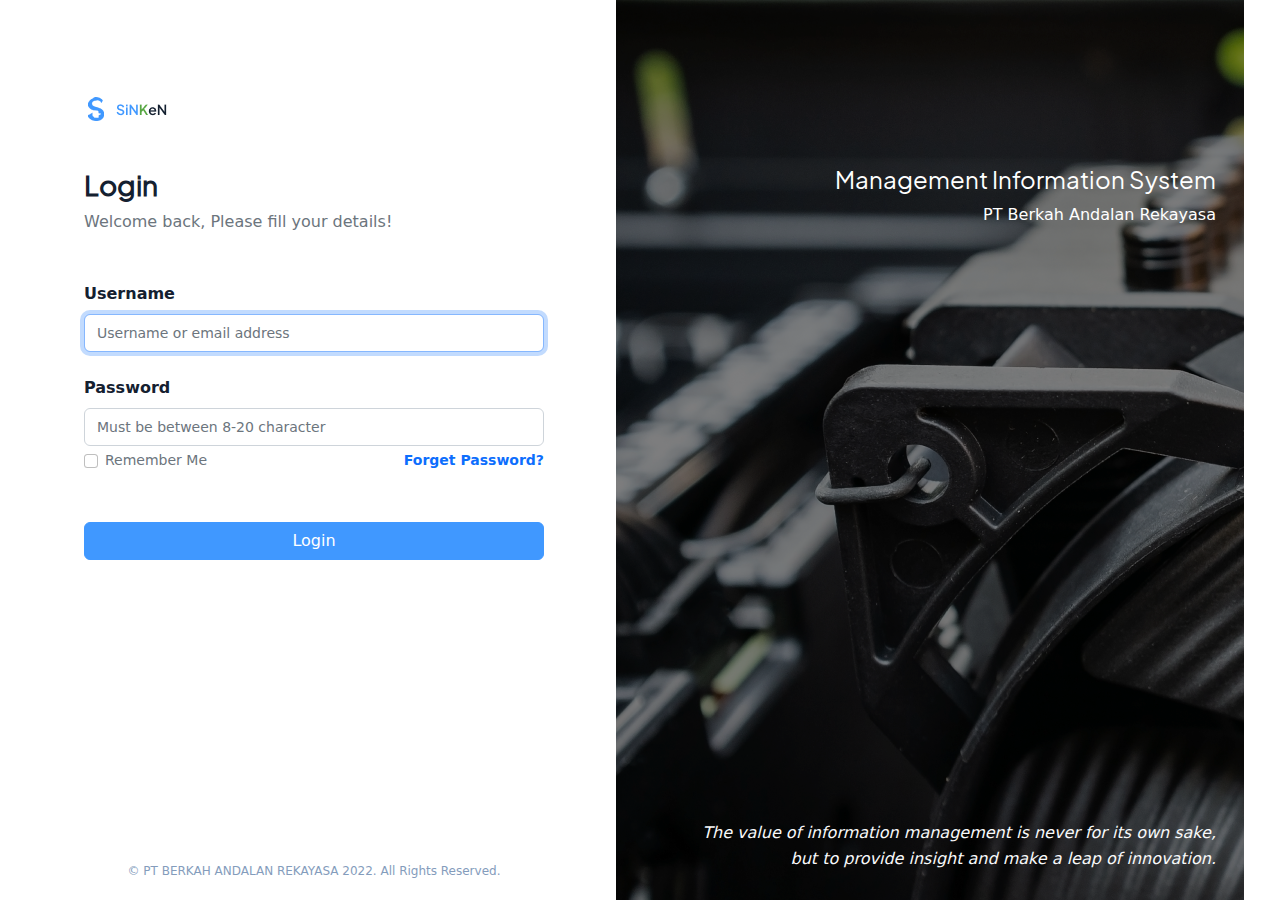
<file: login.html>
<!DOCTYPE html>
<html lang="en">

<head>
  <meta charset="UTF-8">
  <meta http-equiv="X-UA-Compatible" content="IE=edge">
  <meta name="viewport" content="width=device-width, initial-scale=1.0">
  <title>Login</title>

  <!-- Vendor CSS Files -->
  <link rel="stylesheet" href="assets/vendor/bootstrap/css/bootstrap.min.css">
  <link rel="stylesheet" href="assets/vendor/bootstrap-icons/bootstrap-icons.css">

  <!-- Template Main CSS File -->
  <link href="assets/css/style.css" rel="stylesheet">
</head>

<body style="background-color: #FFFFFF;">

  <section class="h-100 gradient-form">

    <div class="container-fluid me-0">

      <div class="row g-0 vh-100">
        <div class="col-lg-6 justify-content-between row">
          <div class="card-body p-md-5 mx-md-4">

            <div class="text-start mb-5 mt-5">
              <img src="assets/img/logo.png" alt="logo">
            </div>

            <form class="mt-5">
              <div class="mb-5 mt-5">
                <h3 class="fw-bold">Login</h3>
                <p class="text-secondary">Welcome back, Please fill your details!</p>
              </div>

              <div class="form-outline mb-4">
                <label class="form-label fw-bold">Username</label>
                <input type="email" id="form2Example11" class="form-control" placeholder="Username or email address" autofocus />
              </div>

              <div class="form-outline">
                <label class="form-label fw-bold">Password</label>
                <input placeholder="Must be between 8-20 character" type="password" id="form2Example22"
                  class="form-control" />
              </div>

              <div class="mb-5 form-check mt-1" style="font-size: 14px;">
                <input type="checkbox" class="form-check-input" id="exampleCheck1">
                <label class="form-check-label text-muted" for="exampleCheck1">Remember Me</label>
                <a class="float-end text-primary fw-bold" href="">Forget Password?</a>
              </div>
              <a href="./index.html" type="submit" class="btn btn-blue btn-primary w-100">Login</a>

            </form>

          </div>
          <p class="login-footer text-center">© PT BERKAH ANDALAN REKAYASA 2022. All Rights Reserved.</p>
        </div>
        <div class="col-lg-6 gradient-custom-2"></div>
        <div class="text-white text-overlay-1 d-none d-xs-none d-sm-none d-md-block">
          <h4 class="mb-2 text-end mt-5 d-none d-xs-none d-sm-none d-md-block">Management Information System</h4>
          <p class="text-end d-none d-xs-none d-sm-none d-md-block">PT Berkah Andalan Rekayasa</p>
        </div>
        <div class="text-white text-overlay-2 d-none d-xs-none d-sm-none d-md-block">
          <p class="login-footer-2 text-light text-end d-none d-xs-none d-sm-none d-md-block">The value of information management is never for its own sake,
            <br>
            but to provide insight and make a leap of innovation.</p>
        </div>
      </div>

    </div>

  </section>


  <!-- Vendor JS Files -->
  <script src="https://code.jquery.com/jquery-3.7.0.min.js"
    integrity="sha256-2Pmvv0kuTBOenSvLm6bvfBSSHrUJ+3A7x6P5Ebd07/g=" crossorigin="anonymous"></script>
  <script src="assets/vendor/bootstrap/js/bootstrap.bundle.min.js"></script>
  <script src="https://cdn.datatables.net/v/bs5/dt-1.13.4/datatables.min.js"></script>
  <script>
    $(document).ready(function () {
      $('#example').DataTable({
        searching: false,
      });

      $('#example2').DataTable({
        searching: false,
      });
    });
  </script>
  <!-- Template Main JS File -->
  <script src="assets/js/main.js"></script>
</body>

</html>
</file>
<file: assets/css/style.css>
/*--------------------------------------------------------------
# General
--------------------------------------------------------------*/
:root {
  scroll-behavior: smooth;
}

@font-face {
  font-family: 'Jakarta Sans';
  src: url('../../assets/font/PlusJakartaSans-Regular.ttf') format('truetype');
}

body {
  background: #F1F5FA;
  color: #142030;
}

a {
  color: #4154f1;
  text-decoration: none;
}

a:hover {
  color: #717ff5;
  text-decoration: none;
}

h1,
h2,
h3,
h4,
h5,
h6 {
  font-family: "Jakarta Sans", sans-serif;
}

/* Button light blue */
.btn.btn-light-blue {
  --bs-btn-color: #fff;
  --bs-btn-bg: #4098FF;
  --bs-btn-border-color: #4098FF;
  --bs-btn-hover-color: #fff;
  --bs-btn-hover-bg: #0b5ed7;
  --bs-btn-hover-border-color: #4098FF;
  --bs-btn-focus-shadow-rgb: 49, 132, 253;
  --bs-btn-active-color: #fff;
  --bs-btn-active-bg: #0a58ca;
  --bs-btn-active-border-color: #0a53be;
  --bs-btn-active-shadow: inset 0 3px 5px rgba(0, 0, 0, 0.125);
  --bs-btn-disabled-color: #fff;
  --bs-btn-disabled-bg: #0d6efd;
  --bs-btn-disabled-border-color: #4098FF;
}

/* Bg Color */
.bg-light-green {
  background-color: #CBE4C5;
  color: #394E69;
  font-size: 12px;
}

.bg-light-red {
  background-color: #FEC8CB;
  color: #394E69;
  font-size: 12px;
}

.bg-light-orange {
  background-color: #F9D4C8;
  color: #394E69;
  font-size: 12px;
}

.bg-light-warning {
  background-color: #FAE4C5;
  color: #394E69;
  font-size: 12px;
}

.btn-blue {
  background-color: #4098FF;
  color: white;
  border-color: #4098FF;
}

/*--------------------------------------------------------------
# Datatable
--------------------------------------------------------------*/

.dataTables_wrapper {
  font-family: 'Jakarta Sans', sans-serif;
}

.dataTables_wrapper td,
.dataTables_wrapper th {
  font-size: 12px;
}

.dataTables_wrapper table.dataTable td {
  vertical-align: middle;
}

.dataTables_wrapper thead th {
  padding-top: 15px;
  padding-bottom: 15px;
}

.dataTables_wrapper .dataTables_length,
.dataTables_wrapper .dataTables_length .form-select,
.dataTables_wrapper .dataTables_filter,
.dataTables_wrapper .dataTables_info,
.dataTables_wrapper .dataTables_paginate {
  font-size: 12px;
}

.dataTables_wrapper .dataTables_paginate .paginate_button .page-link {
  font-size: 12px;
}

/*--------------------------------------------------------------
# Main
--------------------------------------------------------------*/
#main {
  margin-top: 60px;
  /* padding: 20px 30px; */
  transition: all 0.3s;
}

@media (max-width: 1199px) {
  #main {
    padding: 20px;
  }
}

/*--------------------------------------------------------------
# Page Title
--------------------------------------------------------------*/
.pagetitle {
  padding: 20px 30px;
  margin-bottom: 10px;
}

.pagetitle h1 {
  font-size: 24px;
  margin-bottom: 0;
  font-weight: 600;
  color: #012970;
}

/*--------------------------------------------------------------
# Back to top button
--------------------------------------------------------------*/
.back-to-top {
  position: fixed;
  visibility: hidden;
  opacity: 0;
  right: 15px;
  bottom: 15px;
  z-index: 99999;
  background: #4154f1;
  width: 40px;
  height: 40px;
  border-radius: 4px;
  transition: all 0.4s;
}

.back-to-top i {
  font-size: 24px;
  color: #fff;
  line-height: 0;
}

.back-to-top:hover {
  background: #6776f4;
  color: #fff;
}

.back-to-top.active {
  visibility: visible;
  opacity: 1;
}

/*--------------------------------------------------------------
# Override some default Bootstrap stylings
--------------------------------------------------------------*/
/* Dropdown menus */
.dropdown-menu {
  border-radius: 4px;
  padding: 10px 0;
  -webkit-animation-name: dropdown-animate;
  animation-name: dropdown-animate;
  -webkit-animation-duration: 0.2s;
  animation-duration: 0.2s;
  -webkit-animation-fill-mode: both;
  animation-fill-mode: both;
  border: 0;
  box-shadow: 0 5px 30px 0 rgba(82, 63, 105, 0.2);
}

.dropdown-menu .dropdown-header,
.dropdown-menu .dropdown-footer {
  text-align: center;
  font-size: 15px;
  padding: 10px 25px;
}

.dropdown-menu .dropdown-footer a {
  color: #444444;
  text-decoration: underline;
}

.dropdown-menu .dropdown-footer a:hover {
  text-decoration: none;
}

.dropdown-menu .dropdown-divider {
  color: #a5c5fe;
  margin: 0;
}

.dropdown-menu .dropdown-item {
  font-size: 14px;
  padding: 10px 15px;
  transition: 0.3s;
}

.dropdown-menu .dropdown-item i {
  margin-right: 10px;
  font-size: 18px;
  line-height: 0;
}

.dropdown-menu .dropdown-item:hover {
  background-color: #f6f9ff;
}

@media (min-width: 768px) {
  .dropdown-menu-arrow::before {
    content: "";
    width: 13px;
    height: 13px;
    background: #fff;
    position: absolute;
    top: -7px;
    right: 20px;
    transform: rotate(45deg);
    border-top: 1px solid #eaedf1;
    border-left: 1px solid #eaedf1;
  }
}

@-webkit-keyframes dropdown-animate {
  0% {
    opacity: 0;
  }

  100% {
    opacity: 1;
  }

  0% {
    opacity: 0;
  }
}

@keyframes dropdown-animate {
  0% {
    opacity: 0;
  }

  100% {
    opacity: 1;
  }

  0% {
    opacity: 0;
  }
}

/* Card */
.card {
  margin-bottom: 30px;
  border: none;
  border-radius: 5px;
  box-shadow: 0px 0 30px rgba(1, 41, 112, 0.1);
}

.card-header,
.card-footer {
  border-color: #ebeef4;
  background-color: #fff;
  color: #798eb3;
  padding: 15px;
}

.card-title {
  padding: 20px 0 15px 0;
  font-size: 18px;
  font-weight: 500;
  color: #142030;
  font-family: "Jakarta Sans", sans-serif;
}

.card-title span {
  color: #899bbd;
  font-size: 14px;
  font-weight: 400;
}

.card-body {
  padding: 0 30px 20px 30px;
}

.card-img-overlay {
  background-color: rgba(255, 255, 255, 0.6);
}

/* Alerts */
.alert-heading {
  font-weight: 500;
  font-family: "Jakarta Sans", sans-serif;
  font-size: 20px;
}

/* Close Button */
.btn-close {
  background-size: 25%;
}

.btn-close:focus {
  outline: 0;
  box-shadow: none;
}

/* Accordion */
.accordion-item {
  border: 1px solid #ebeef4;
}

.accordion-button:focus {
  outline: 0;
  box-shadow: none;
}

.accordion-button:not(.collapsed) {
  color: #012970;
  background-color: #f6f9ff;
}

.accordion-flush .accordion-button {
  padding: 15px 0;
  background: none;
  border: 0;
}

.accordion-flush .accordion-button:not(.collapsed) {
  box-shadow: none;
  color: #4154f1;
}

.accordion-flush .accordion-body {
  padding: 0 0 15px 0;
  color: #3e4f6f;
  font-size: 15px;
}

/*--------------------------------------------------------------
# Header
--------------------------------------------------------------*/
.logo {
  line-height: 1;
}

@media (min-width: 1200px) {
  .logo {
    width: 280px;
  }
}

.logo img {
  max-height: 26px;
  margin-right: 6px;
}

.logo span {
  font-size: 26px;
  font-weight: 700;
  color: #012970;
  font-family: "Jakarta Sans", sans-serif;
}

.header {
  transition: all 0.5s;
  z-index: 997;
  height: 60px;
  /* box-shadow: 0px 2px 20px rgba(1, 41, 112, 0.1); */
  background-color: #fff;
  /* padding-left: 20px; */
}

.header .toggle-sidebar-btn {
  font-size: 32px;
  padding-left: 10px;
  cursor: pointer;
  color: #012970;
}

.header .search-bar {
  min-width: 360px;
  padding: 0 20px;
}

@media (max-width: 1199px) {
  .header .search-bar {
    position: fixed;
    top: 50px;
    left: 0;
    right: 0;
    padding: 20px;
    box-shadow: 0px 0px 15px 0px rgba(1, 41, 112, 0.1);
    background: white;
    z-index: 9999;
    transition: 0.3s;
    visibility: hidden;
    opacity: 0;
  }

  .header .search-bar-show {
    top: 60px;
    visibility: visible;
    opacity: 1;
  }
}

.header .search-form {
  width: 100%;
}

.header .search-form input {
  background: #FFFFFF;
  border: 1px solid #D4DCE7;
  border-radius: 4px;
  height: 42px;
  transition: 0.3s;
  min-width: 335px;
}

::placeholder {
  font-size: 14px;
}

.input-with-icon {
  position: relative;
  display: inline-block;
}

.input-with-icon input[type="text"] {
  padding-left: 30px;
}

.input-with-icon .icon-placeholder {
  position: absolute;
  top: 50%;
  left: 8px;
  transform: translateY(-50%);
  color: #999;
}

.input-with-icon .img-placeholder {
  position: relative;
  left: -75px;
}

.header .search-form input:focus,
.header .search-form input:hover {
  outline: none;
  box-shadow: 0 0 10px 0 rgba(1, 41, 112, 0.15);
  border: 1px solid rgba(1, 41, 112, 0.3);
}

.header .search-form button {
  border: 0;
  padding: 0;
  margin-left: -30px;
  background: none;
}

.header .search-form button i {
  color: #012970;
}

/*--------------------------------------------------------------
# Header Nav
--------------------------------------------------------------*/
.header-nav ul {
  list-style: none;
}

.header-nav>ul {
  margin: 0;
  padding: 0;
}

.header-nav .nav-icon {
  font-size: 22px;
  color: #012970;
  margin-right: 25px;
  position: relative;
}

.header-nav .nav-profile {
  color: #012970;
}

.header-nav .nav-profile img {
  max-height: 36px;
}

.header-nav .nav-profile span {
  font-size: 14px;
  font-weight: 600;
}

.header-nav .profile {
  min-width: 240px;
  padding-bottom: 0;
  top: 8px !important;
}

.header-nav .profile .dropdown-header h6 {
  font-size: 18px;
  margin-bottom: 0;
  font-weight: 600;
  color: #444444;
}

.header-nav .profile .dropdown-header span {
  font-size: 14px;
}

.header-nav .profile .dropdown-item {
  font-size: 14px;
  padding: 10px 15px;
  transition: 0.3s;
}

.header-nav .profile .dropdown-item i {
  margin-right: 10px;
  font-size: 18px;
  line-height: 0;
}

.header-nav .profile .dropdown-item:hover {
  background-color: #f6f9ff;
}

/*--------------------------------------------------------------
# Sidebar
--------------------------------------------------------------*/
.sidebar {
  position: fixed;
  top: 60px;
  left: 0;
  bottom: 0;
  width: 300px;
  z-index: 996;
  transition: all 0.3s;
  padding: 20px;
  overflow-y: auto;
  scrollbar-width: thin;
  scrollbar-color: #aab7cf transparent;
  box-shadow: 0px 0px 20px rgba(1, 41, 112, 0.1);
  background-color: #fff;
}

@media (max-width: 1199px) {
  .sidebar {
    left: -300px;
  }
}

.sidebar::-webkit-scrollbar {
  width: 5px;
  height: 8px;
  background-color: #fff;
}

.sidebar::-webkit-scrollbar-thumb {
  background-color: #aab7cf;
}

@media (min-width: 1200px) {

  #main,
  #footer {
    margin-left: 300px;
  }
}

@media (max-width: 1199px) {
  .toggle-sidebar .sidebar {
    left: 0;
  }
}

@media (min-width: 1200px) {

  .toggle-sidebar #main,
  .toggle-sidebar #footer {
    margin-left: 0;
  }

  .toggle-sidebar .sidebar {
    left: -300px;
  }
}

.sidebar-nav {
  padding: 0;
  margin: 0;
  list-style: none;
}

.sidebar-nav li {
  padding: 0;
  margin: 0;
  list-style: none;
}

.sidebar-nav .nav-item {
  margin-bottom: 5px;
}

.sidebar-nav .nav-heading {
  font-size: 11px;
  text-transform: uppercase;
  color: #899bbd;
  font-weight: 600;
  margin: 10px 0 5px 15px;
}

.sidebar-nav .nav-link {
  display: flex;
  align-items: center;
  font-size: 15px;
  font-weight: 600;
  color: #4154f1;
  transition: 0.3;
  background: #f6f9ff;
  padding: 10px 15px;
  border-radius: 4px;
  border-left: 4px solid #4098FF;
}

.sidebar-nav .nav-link i {
  font-size: 16px;
  margin-right: 10px;
  color: #4154f1;
}

.sidebar-nav .nav-link.collapsed {
  color: #012970;
  background: #fff;
  border-left: none;
}

.sidebar-nav .nav-link.collapsed i {
  color: #899bbd;
}

.sidebar-nav .nav-link:hover {
  color: #4154f1;
  background: #f6f9ff;
  border-left: 4px solid #4098FF;
}

.sidebar-nav .nav-link:hover i {
  color: #4154f1;
}

.sidebar-nav .nav-link .bi-chevron-right {
  margin-right: 0;
  transition: transform 0.2s ease-in-out;
}

.sidebar-nav .nav-link:not(.collapsed) .bi-chevron-right {
  transform: rotate(90deg);
}

.sidebar-nav .nav-content {
  padding: 5px 0 0 0;
  margin: 0;
  list-style: none;
}

.sidebar-nav .nav-content a {
  display: flex;
  align-items: center;
  font-size: 14px;
  font-weight: 600;
  color: #012970;
  transition: 0.3;
  padding: 10px 0 10px 40px;
  transition: 0.3s;
}

.sidebar-nav .nav-content a i {
  font-size: 6px;
  margin-right: 8px;
  line-height: 0;
  border-radius: 50%;
}

.sidebar-nav .nav-content a:hover,
.sidebar-nav .nav-content a.active {
  color: #4154f1;
}

.sidebar-nav .nav-content a.active i {
  background-color: #4154f1;
}

/*--------------------------------------------------------------
# Dashboard
--------------------------------------------------------------*/

.table-header {
  background: #394E69;
  border-radius: 6px 6px 0px 0px;
}

.table-header .table-header-text {
  font-family: 'Jakarta Sans';
  font-style: normal;
  font-weight: 700;
  font-size: 14px;
  line-height: 28px;
  color: #FFFFFF;
  padding-bottom: 0;
}

/*--------------------------------------------------------------
# Login
--------------------------------------------------------------*/

.login-footer {
  margin-top: 250px;
  font-style: normal;
  font-weight: 400;
  font-size: 12px;
  line-height: 22px;
  text-align: center;
  color: #849CBC;
}

.login-footer-2 {
  margin-top: 550px;
  font-weight: 400;
  font-size: 16px;
  line-height: 26px;
  text-align: right;
  color: #FCFCFC;
}

.gradient-custom-2 {
  position: relative;
  filter: brightness(50%);
  background-image: url('../img/login.png');
}

.text-overlay-1 {
  position: absolute;
  top: 20%;
  left: 45%;
  transform: translate(-50%, -50%);
  text-align: center;
}

.text-overlay-2 {
  position: absolute;
  top: 30%;
  left: 45%;
  text-align: center;
  font-style: italic;
  width: 50%;
}
</file>
